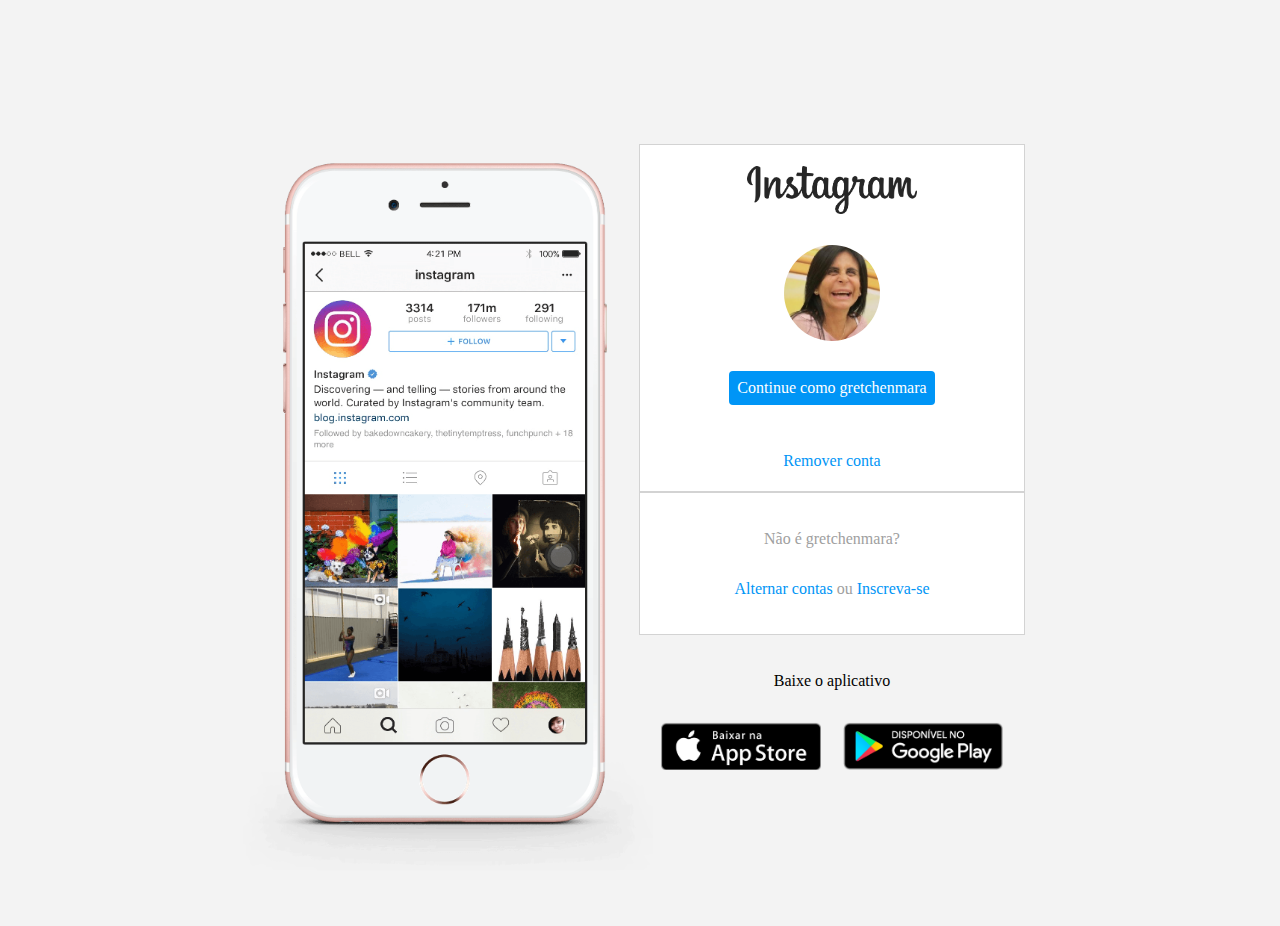
<file: instagram/index.html>
<!DOCTYPE html>
<html>
  <head>
    <meta charset="UTF-8">
    <meta name="viewport" content="width=device-width, initial-scale=1.0">
    <link rel="stylesheet" href="css/style.css">
    <title>Instagram</title>
  </head>
  <body>
    <div class="instagram-wrapper">
      <div class="instagram-phone">
         <img src="img/instagram-celular.png" alt="celular">
      </div>
      <div class="instagram-continue">
        <div class="group">
          <img src="img/instagram-logo.png" class="instagram-logo" alt="instagram">
          <div class="profile-foto">
            <img src="img/perfil-instagram.jpg" alt="foto do perfil">
          </div>
          <a href="#" class="instagram-login">Continue como gretchenmara</a>
          <a href="#" class="instagram-logout">Remover conta</a>
        </div>
        <div class="group">
          <p class="not-account">Não é gretchenmara?</p>
          <p class="not-account">
            <span class="link-blue">Alternar contas</span>
            ou
            <span class="link-blue">Inscreva-se</span>
          </p>
        </div>
        <div class="get-the-app">
          <p class="get-app">Baixe o aplicativo</p>
          <div class="download">
            <a href="#" class="app-download"></a>
            <a href="#" class="app-download"></a>
          </div>
        </div>
      </div>
    </div>
  </body>
</html>
</file>
<file: instagram/css/style.css>
#{
  padding:0;
  margin:0;
  box-sizing: border-box;
  text-decoration: none;
  font-family: sans-serif;
  font-size: 14px;
}

body{
  width: 100%;
  min-height: 100vh;
  background-color: rgb(243,243,243);
  margin: 0;
  padding: 0;
  display:flex;
  justify-content: center;
}

.instagram-wrapper{
  display: flex; /*vai alinhar de forma que vai ocupar o maior espaço que tem dentro da linha*/
  align-items: center; /*alinhamento vertical (eixo y)*/
  justify-content: start; /*alinhamento horizontal (eixo x)*/
  /*
     No align-items e no justify-content pode ser utilizado:
     - space-evenly: pega os items que estao em linha e transforma eles em cada espaço dentro do container respeiando os espaços vazios nos lados
     - space-around: deixa o espaço maior no meio do que nos lados
     - space-between: o espaçotodo vai estar entre os elementos
     - start: o espaço vai começar da esquerda para a direita
  */
  width: 60%;
  height: 100vh;
  margin-top: 2%;
}

.instagram-phone{
  display: flex;
  align-items: center;
  justify-content: center;
  width: 50%;
}

.instagram-phone img{
  height:50rem;
}

.instagram-continue{
  display: flex;
  align-items: center;
  justify-content: space-around;/*usando isso pois tem a propriedade flex-direction
  tem as opções column, column-reverse(de baixo pra cima), row(já é o padrão), row-reverse
  */
  flex-direction: column;
  width: 50%;
  min-height:34 rem;
}

.group{
  display:flex;
  justify-content: space-between;
  align-items: center;
  flex-direction: column;
  background-color:white;
  width: 100%;
  padding: 1.3rem 0;
  border: 1px solid lightgray;
}

.group:nth-child(1){ /*pega os filhos daquele elemento, o 1 diz que é o prmeiro elmento*/
  min-height: 19rem;
}

.instagram-logo{
  height: 3rem;
}

.profile-foto{
  display: flex;
  justify-content: center;
  align-items: center;
  border-radius: 50%;
  overflow: hidden;
}

.profile-foto img{
  height: 6rem;
}

.instagram-login{
  background-color: #0095f6;
  color: #ffffff;
  padding: 8px;
  border-radius: 4px;
  text-decoration: none;
}

.instagram-logout{
  color: #0095f6;
  margin-top: 1rem;
  text-decoration: none;
}

.not-account{
  color: rgb(160,160,160);
}

.link-blue{
  color: #0095f6;
}

.get-the-app{
  display:flex;
  flex-direction: column;
  align-items: center;
  justify-content: center;
  width: 100%;
  padding: 1.3rem 0;
}

.download{
  display: flex;
  width: 100%;
  justify-content:space-evenly;
  align-items: center;
  padding:1rem;
}

.app-download{
  height: 3rem;
  width: 10rem;
  background-size: cover;
}

.app-download:nth-child(1){
  background-image: url('../img/app-store-button.png');
}

.app-download:nth-child(2){
  background-image: url('../img/google-play-button.png');
}

/* media queries */

@media(max-width: 1024px){
  .instagram-wrapper{
    width: 90%;
  }
}

@media(max-width: 800px){
  .instagram-wrapper{
    margin-top: 12%;
  }
}

@media(max-width: 640px){
  body{
    background-color: #ffffff;
  }
  .instagram-wrapper{
    width: 90%;
    margin-top: 20%;
  }
  .instagram-phone{
    display: none;
  }
  .instagram-continue{
    width: 100%;
  }
  .group{
    border: 1px solid transparent;
  }
}

@media(max-width: 320px){
  .instagram-wrapper{
    margin-top: 30%;
  }
  .instagram-continue{
    width: 100%;
  }
  .download{
    flex-direction: column;
  }
}
</file>
